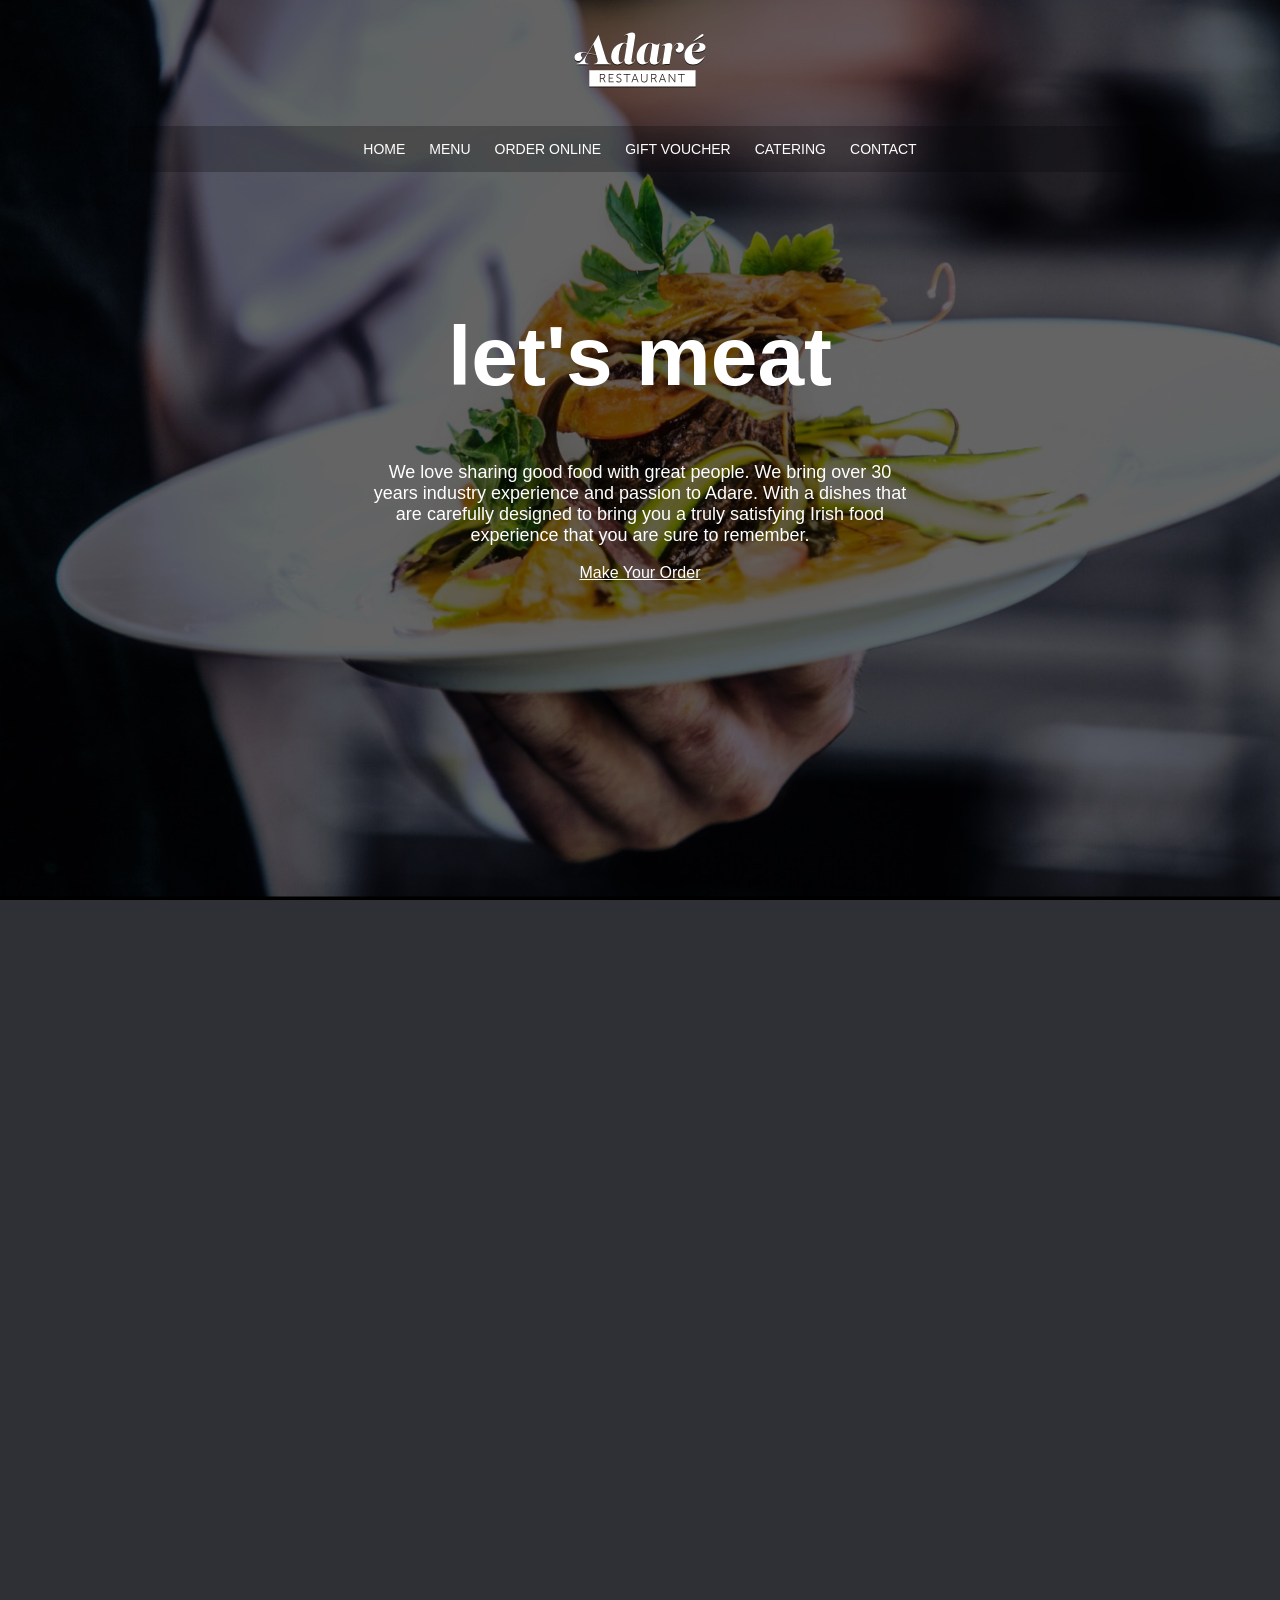
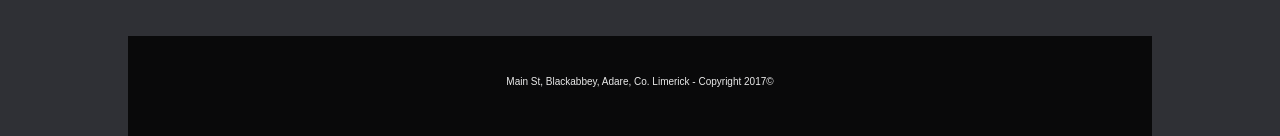
<file: index.html>
<!DOCTYPE html>
<html lang="en">
<head>
    <meta charset="UTF-8">
    <meta name="viewport" content="width=device-width, initial-scale=1.0">
    <title>Adare Restaurant</title>
    <link rel="stylesheet" href="style.css">

</head>

<body>
    <div class="container">
        <header>
            <img src="images/logo-adare-restaurant.png" alt="Logo for Adare Restuarant">
        </header>

        <nav>
            <a href="#">HOME</a>
            <a href="#">MENU</a>
            <a href="#">ORDER ONLINE</a>
            <a href="#">GIFT VOUCHER</a>
            <a href="#" target="_blank">CATERING</a>
            <a href="https://whatsapp.com/channel/0029VbCfDtK2f3ECOffvHd0v" target="_blank">CONTACT</a>
        </nav>

        <main>
            <h1>let's meat</h1>
            <p>We love sharing good food with great people. We bring over 30 years industry experience and passion to Adare. With a dishes that are carefully designed to bring you a truly satisfying Irish food experience that you are sure to remember.</p>
            <a href="https://wa.me/08146274017" target="_blank">Make Your Order</a>
        </main>

        <section class="map">
            <iframe src="https://www.google.com/maps/embed?pb=!1m18!1m12!1m3!1d3964.435686909992!2d3.1977204116427793!3d6.466360623795451!2m3!1f0!2f0!3f0!3m2!1i1024!2i768!4f13.1!3m3!1m2!1s0x103b8696500590b1%3A0xf27b47e41fad6dab!2sLagos%20State%20University!5e0!3m2!1sen!2sng!4v1777949328595!5m2!1sen!2sng" width="1024" height="500" style="border:0;" allowfullscreen="" loading="lazy" referrerpolicy="no-referrer-when-downgrade">
            </iframe>
        </section>
        <footer>
            <p>Main St, Blackabbey, Adare, Co. Limerick - Copyright 2017©</p>
        </footer>
    </div>
</body>
</html>
</file>
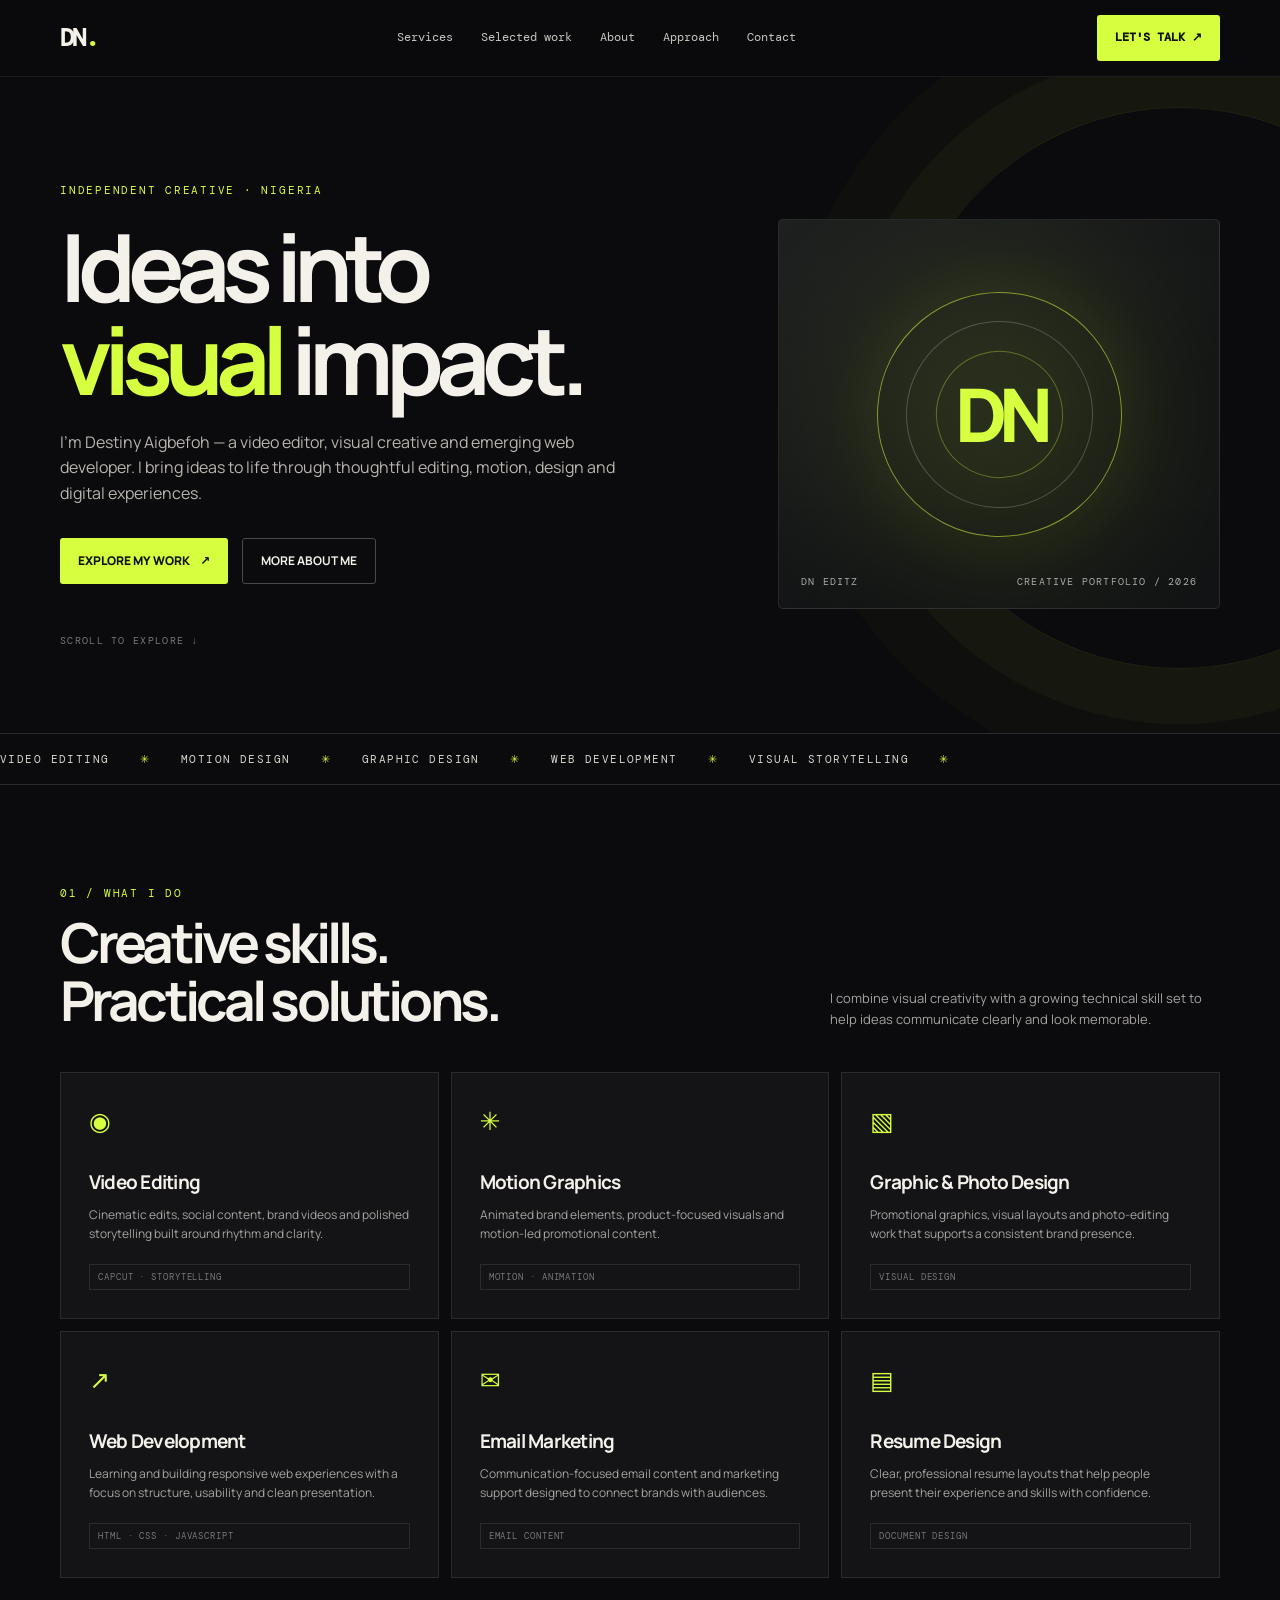
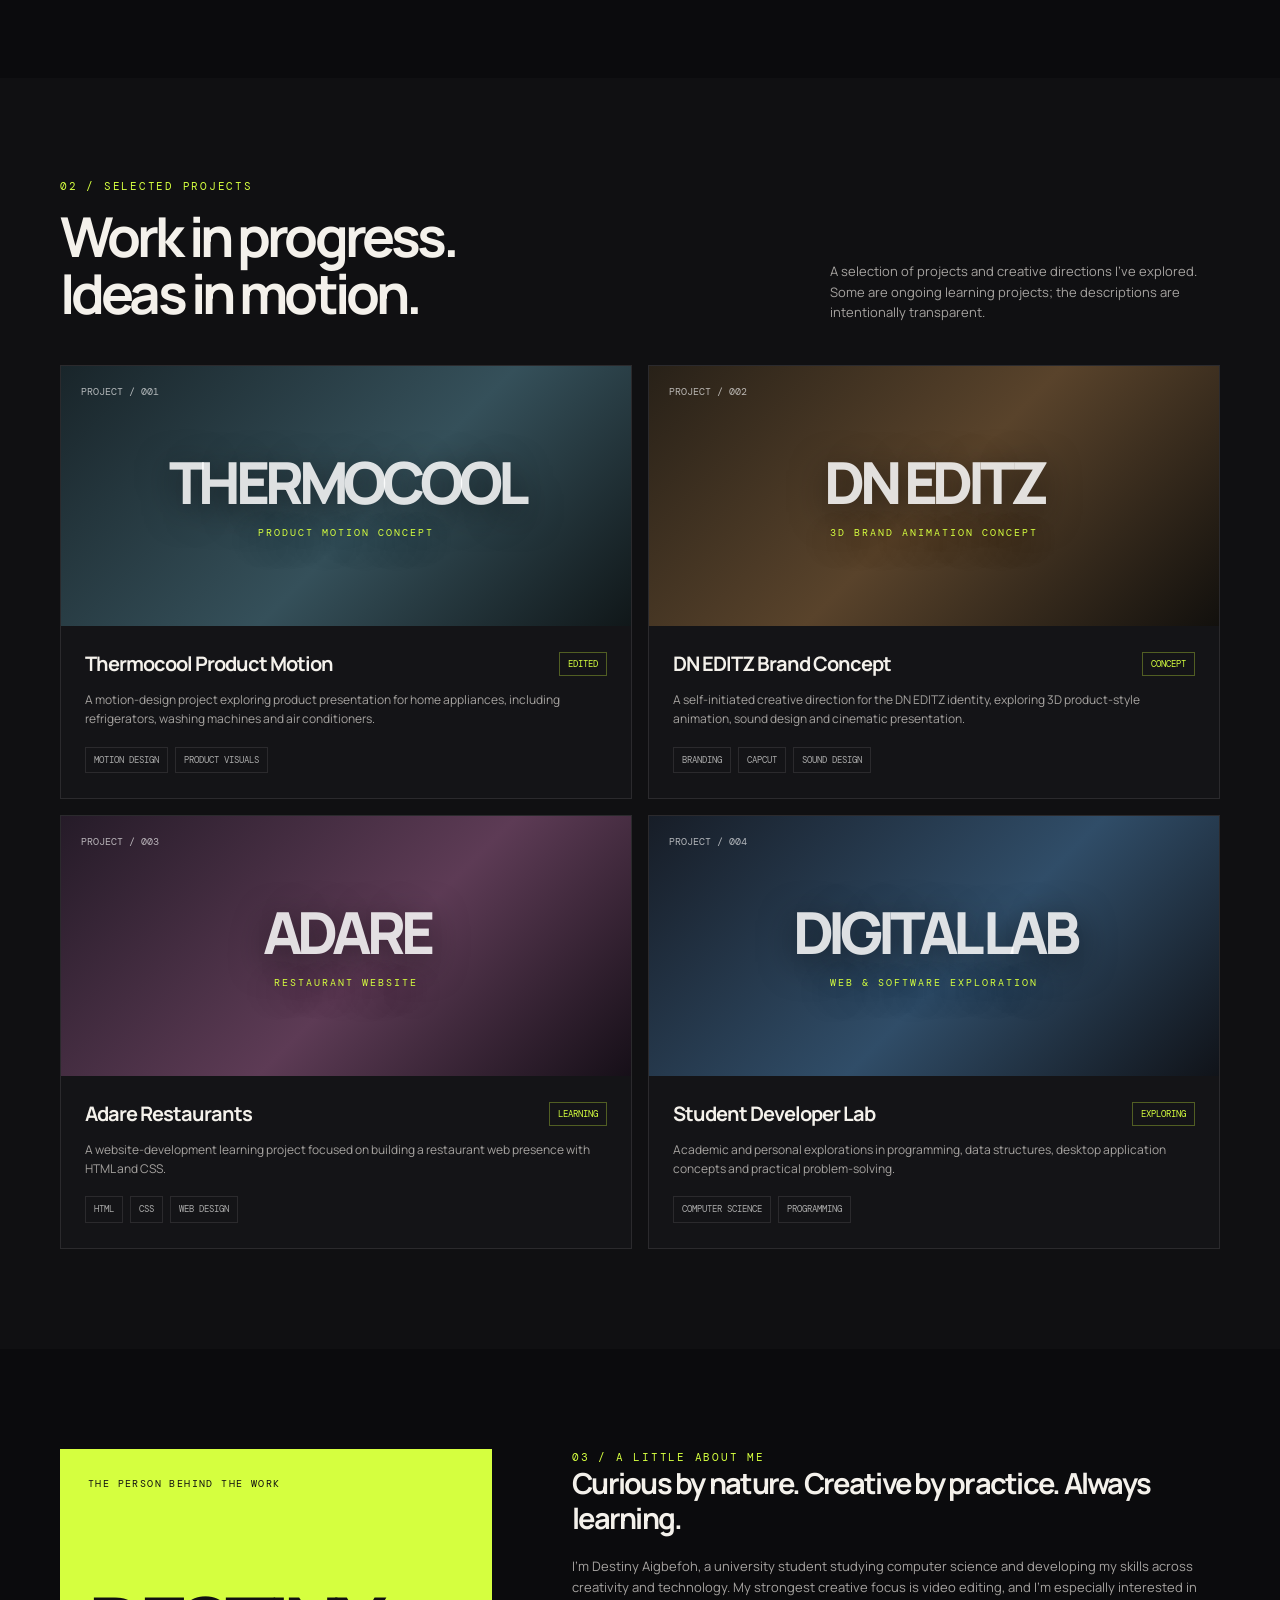
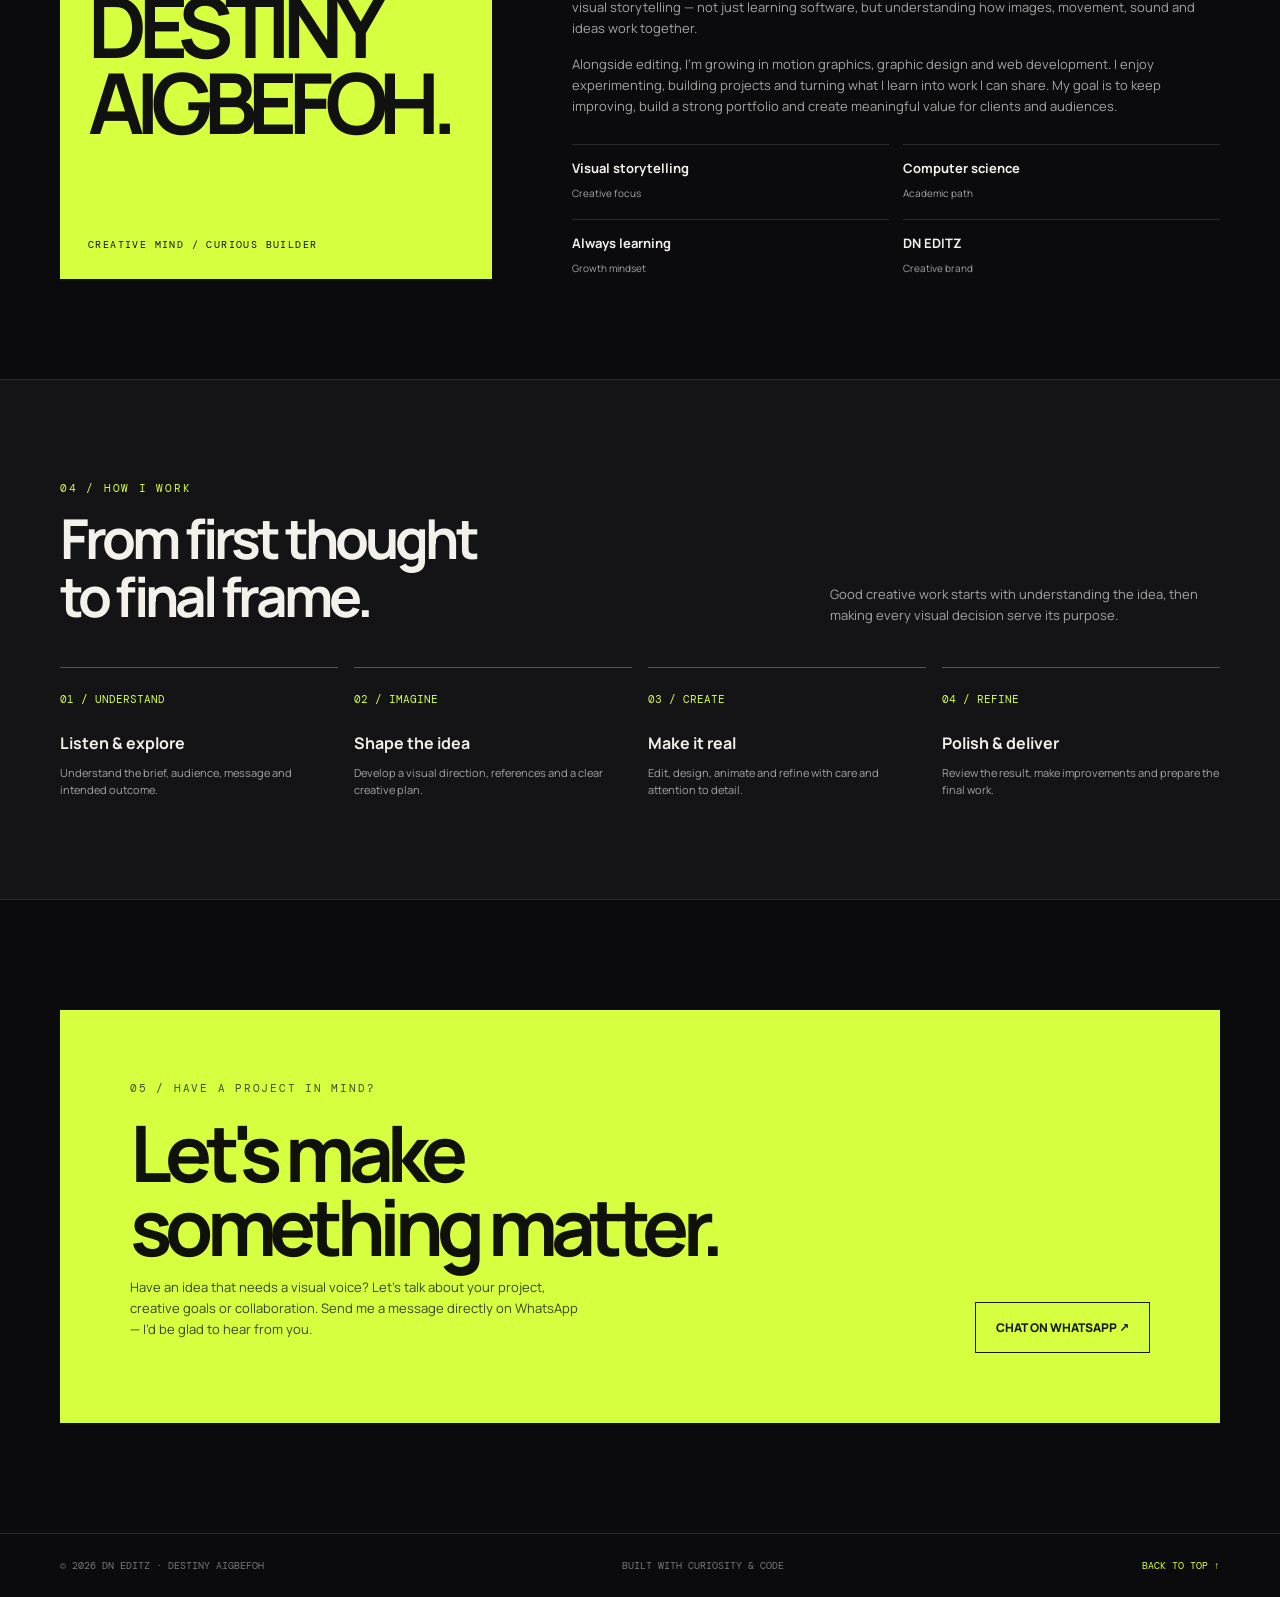
<file: portfolio/index.html>
<!doctype html>
<html lang="en">
<head>
  <meta charset="utf-8">
  <meta name="viewport" content="width=device-width, initial-scale=1">
  <meta name="theme-color" content="#0b0b0d">
  <meta name="description" content="DN EDITZ — portfolio of Destiny Aigbefoh, creative visual storyteller, video editor, designer and web development learner.">
  <title>DN EDITZ — Creative Portfolio</title>
  <link rel="preconnect" href="https://fonts.googleapis.com">
  <link rel="preconnect" href="https://fonts.gstatic.com" crossorigin>
  <link href="https://fonts.googleapis.com/css2?family=DM+Mono:wght@400;500&family=Manrope:wght@400;500;600;700;800&display=swap" rel="stylesheet">
  <style>
    :root{--bg:#0b0b0d;--panel:#141417;--panel2:#1b1b20;--text:#f4f1eb;--muted:#a6a3a0;--line:#2b2a2d;--accent:#d5ff3f;--orange:#ff754a;--max:1160px}
    *{box-sizing:border-box}html{scroll-behavior:smooth;scroll-padding-top:88px}body{margin:0;background:var(--bg);color:var(--text);font-family:Manrope,system-ui,sans-serif;line-height:1.6}a{color:inherit;text-decoration:none}button{font:inherit}.wrap{width:min(var(--max),calc(100% - 44px));margin:auto}.mono,.eyebrow,.nav a,.tag,.project-no{font-family:"DM Mono",monospace}.eyebrow{font-size:11px;letter-spacing:.16em;text-transform:uppercase;color:var(--accent)}.muted{color:var(--muted)}.topbar{position:sticky;top:0;z-index:20;background:#0b0b0deF;backdrop-filter:blur(16px);border-bottom:1px solid #ffffff12}.nav{height:76px;display:flex;align-items:center;justify-content:space-between}.brand{font-weight:800;letter-spacing:-.07em;font-size:24px}.brand span{color:var(--accent)}.navlinks{display:flex;gap:28px;align-items:center}.navlinks a{font-size:12px;color:#c9c6c1}.navlinks a:hover{color:var(--accent)}.nav-cta,.btn{display:inline-flex;align-items:center;justify-content:center;gap:10px;padding:13px 18px;border-radius:3px;background:var(--accent);color:#10110b;font-size:12px;font-weight:800;transition:.2s}.nav-cta:hover,.btn:hover{transform:translateY(-3px);box-shadow:0 10px 30px #d5ff3f22}.menu{display:none;background:none;color:var(--text);border:1px solid var(--line);padding:8px 11px}
    .hero{padding:105px 0 86px;position:relative;overflow:hidden}.hero:after{content:"";position:absolute;width:560px;height:560px;border:1px solid #d5ff3f18;border-radius:50%;right:-180px;top:30px;box-shadow:0 0 0 55px #d5ff3f08,0 0 0 110px #d5ff3f05;pointer-events:none}.hero-grid{display:grid;grid-template-columns:1.2fr .8fr;gap:55px;align-items:center;position:relative;z-index:1}.hero h1{font-size:clamp(48px,8vw,94px);line-height:.99;letter-spacing:-.085em;margin:20px 0 24px;max-width:760px}.hero h1 em{font-style:normal;color:var(--accent)}.hero-copy{max-width:590px;color:#b8b4ae;font-size:16px}.hero-actions{display:flex;gap:14px;align-items:center;margin-top:32px;flex-wrap:wrap}.btn-ghost{border:1px solid #4a4949;color:var(--text);padding:12px 18px;border-radius:3px;font-size:12px;font-weight:700}.btn-ghost:hover{border-color:var(--accent);color:var(--accent)}.hero-art{min-height:390px;background:linear-gradient(145deg,#1e2020,#121315 65%);border:1px solid #ffffff17;border-radius:5px;position:relative;display:grid;place-items:center;overflow:hidden}.hero-art:before{content:"";position:absolute;width:280px;height:280px;border-radius:50%;background:var(--accent);filter:blur(90px);opacity:.14}.art-ring{width:245px;height:245px;border:1px solid #d5ff3f8a;border-radius:50%;display:grid;place-items:center;transform:rotate(-18deg);box-shadow:0 0 80px #d5ff3f12}.art-ring:before,.art-ring:after{content:"";position:absolute;border:1px solid #ffffff35;border-radius:50%;width:185px;height:185px}.art-ring:after{width:125px;height:125px;border-color:#d5ff3f55}.art-mark{font-size:74px;font-weight:800;letter-spacing:-.12em;color:var(--accent);transform:rotate(18deg)}.art-caption{position:absolute;bottom:20px;left:22px;right:22px;display:flex;justify-content:space-between;font:10px "DM Mono",monospace;color:#aaa;letter-spacing:.12em;text-transform:uppercase}.scroll-note{margin-top:50px;font:10px "DM Mono",monospace;color:#777;letter-spacing:.13em}
    .ticker{border-block:1px solid var(--line);padding:18px 0;overflow:hidden;color:#d8d5ce;font:11px "DM Mono",monospace;letter-spacing:.13em;text-transform:uppercase;white-space:nowrap}.ticker span{color:var(--accent);padding:0 22px}
    section{padding:100px 0}.section-head{display:flex;justify-content:space-between;align-items:end;gap:30px;margin-bottom:42px}.section-head h2{font-size:clamp(34px,5vw,55px);line-height:1.05;letter-spacing:-.07em;margin:12px 0 0}.section-head p{max-width:390px;color:var(--muted);font-size:13px;margin:0}.services{display:grid;grid-template-columns:repeat(3,1fr);gap:12px}.service{background:var(--panel);border:1px solid var(--line);padding:28px;min-height:220px;transition:.25s}.service:hover{border-color:#d5ff3f70;transform:translateY(-4px)}.service-icon{font-size:25px;color:var(--accent)}.service h3{font-size:19px;letter-spacing:-.04em;margin:26px 0 8px}.service p{font-size:12px;color:var(--muted);margin:0}.service .tag{font-size:9px;color:#777;margin-top:20px;display:block;letter-spacing:.1em}
    .work{background:#101012}.projects{display:grid;grid-template-columns:repeat(2,1fr);gap:16px}.project{border:1px solid var(--line);background:var(--panel);overflow:hidden}.project-visual{height:260px;position:relative;display:flex;align-items:center;justify-content:center;overflow:hidden}.project-visual.thermo{background:linear-gradient(135deg,#19252a,#35505a 55%,#101719)}.project-visual.dn{background:linear-gradient(135deg,#282118,#59432b 50%,#12100d)}.project-visual.adare{background:linear-gradient(135deg,#251b28,#5d3b55 55%,#160f18)}.project-visual.motion{background:linear-gradient(135deg,#171d27,#304d68 55%,#101319)}.visual-word{font-size:clamp(30px,5vw,58px);font-weight:800;letter-spacing:-.09em;text-align:center;line-height:1;color:#ffffffd9;text-shadow:0 8px 35px #0008}.visual-word small{display:block;font:10px "DM Mono",monospace;letter-spacing:.2em;margin-top:15px;color:var(--accent)}.project-no{position:absolute;top:18px;left:20px;font-size:10px;color:#ffffffa8}.project-body{padding:22px 24px 25px}.project-top{display:flex;justify-content:space-between;gap:12px;align-items:center}.project h3{font-size:20px;letter-spacing:-.05em;margin:0}.status{font:9px "DM Mono",monospace;color:var(--accent);border:1px solid #d5ff3f50;padding:5px 8px;text-transform:uppercase}.project-body p{color:var(--muted);font-size:12px;margin:10px 0 18px}.project-tags{display:flex;gap:7px;flex-wrap:wrap}.tag{font-size:9px;color:#aaa;border:1px solid var(--line);padding:5px 8px}
    .about-grid{display:grid;grid-template-columns:.8fr 1.2fr;gap:80px}.about-stamp{background:var(--accent);color:#111;min-height:320px;padding:28px;display:flex;flex-direction:column;justify-content:space-between}.about-stamp strong{font-size:clamp(48px,7vw,84px);letter-spacing:-.1em;line-height:.9}.about-stamp span{font:10px "DM Mono",monospace;letter-spacing:.14em}.about-copy h3{font-size:29px;line-height:1.2;letter-spacing:-.06em;margin:0 0 20px}.about-copy p{font-size:13px;color:var(--muted);margin:0 0 15px}.facts{display:grid;grid-template-columns:repeat(2,1fr);gap:14px;margin-top:28px}.fact{border-top:1px solid var(--line);padding-top:13px}.fact strong{display:block;font-size:13px}.fact span{font-size:10px;color:var(--muted)}
    .approach{background:var(--panel);border-block:1px solid var(--line)}.steps{display:grid;grid-template-columns:repeat(4,1fr);gap:16px}.step{border-top:1px solid #565550;padding-top:17px}.step b{font:11px "DM Mono",monospace;color:var(--accent)}.step h3{font-size:16px;margin:20px 0 7px}.step p{font-size:11px;color:var(--muted);margin:0}
    .contact{padding:110px 0}.contact-panel{background:var(--accent);color:#10110b;padding:clamp(28px,6vw,70px);display:flex;justify-content:space-between;gap:35px;align-items:end}.contact-panel .eyebrow{color:#444d20}.contact-panel h2{font-size:clamp(42px,7vw,78px);line-height:.95;letter-spacing:-.085em;margin:18px 0 14px}.contact-panel p{font-size:13px;max-width:450px;color:#3d4328}.contact-link{display:inline-flex;white-space:nowrap;padding:15px 20px;border:1px solid #171a0d;color:#171a0d;font-size:12px;font-weight:800}.contact-link:hover{background:#171a0d;color:var(--accent)}
    footer{border-top:1px solid var(--line);padding:25px 0;color:#777;font:10px "DM Mono",monospace}.footer-inner{display:flex;justify-content:space-between;gap:20px;flex-wrap:wrap}.footer-inner a{color:var(--accent)}
    .reveal{opacity:0;transform:translateY(18px);transition:opacity .65s ease,transform .65s ease}.reveal.visible{opacity:1;transform:none}
    @media(max-width:800px){.hero-grid{grid-template-columns:1fr}.hero-art{min-height:300px}.hero{padding-top:75px}.services{grid-template-columns:repeat(2,1fr)}.about-grid{grid-template-columns:1fr;gap:35px}.about-stamp{min-height:220px}.steps{grid-template-columns:repeat(2,1fr)}.contact-panel{align-items:flex-start;flex-direction:column}.section-head{align-items:flex-start;flex-direction:column}}
    @media(max-width:560px){.wrap{width:min(var(--max),calc(100% - 30px))}.nav{height:66px}.navlinks{display:none;position:absolute;top:66px;left:0;right:0;background:#111114;padding:22px;flex-direction:column;align-items:flex-start;border-bottom:1px solid var(--line)}.navlinks.open{display:flex}.menu{display:block}.nav-cta{display:none}.hero h1{font-size:53px}.hero-art{min-height:260px}.services,.projects{grid-template-columns:1fr}.project-visual{height:220px}.steps{grid-template-columns:1fr 1fr}section{padding:75px 0}.facts{grid-template-columns:1fr 1fr}}
    @media(prefers-reduced-motion:reduce){html{scroll-behavior:auto}.reveal{opacity:1;transform:none;transition:none}*{animation:none!important;transition:none!important}}
  </style>
</head>
<body>
  <header class="topbar">
    <div class="wrap nav">
      <a class="brand" href="#home" aria-label="DN EDITZ home">DN<span>.</span></a>
      <nav class="navlinks" id="navlinks" aria-label="Main navigation">
        <a href="#services">Services</a><a href="#work">Selected work</a><a href="#about">About</a><a href="#approach">Approach</a><a href="#contact">Contact</a>
      </nav>
      <a class="nav-cta" href="#contact">LET'S TALK ↗</a>
      <button class="menu" id="menu" aria-label="Toggle navigation" aria-expanded="false">MENU</button>
    </div>
  </header>
  <main>
    <section class="hero" id="home">
      <div class="wrap">
        <div class="hero-grid">
          <div>
            <div class="eyebrow">Independent creative · Nigeria</div>
            <h1>Ideas into<br><em>visual</em> impact.</h1>
            <p class="hero-copy">I'm Destiny Aigbefoh — a video editor, visual creative and emerging web developer. I bring ideas to life through thoughtful editing, motion, design and digital experiences.</p>
            <div class="hero-actions"><a class="btn" href="#work">EXPLORE MY WORK <span>↗</span></a><a class="btn-ghost" href="#about">MORE ABOUT ME</a></div>
            <div class="scroll-note">SCROLL TO EXPLORE ↓</div>
          </div>
          <div class="hero-art" aria-label="DN EDITZ monogram artwork">
            <div class="art-ring"><div class="art-mark">DN</div></div>
            <div class="art-caption"><span>DN EDITZ</span><span>Creative portfolio / 2026</span></div>
          </div>
        </div>
      </div>
    </section>
    <div class="ticker">VIDEO EDITING <span>✳</span> MOTION DESIGN <span>✳</span> GRAPHIC DESIGN <span>✳</span> WEB DEVELOPMENT <span>✳</span> VISUAL STORYTELLING <span>✳</span></div>
    <section id="services">
      <div class="wrap">
        <div class="section-head reveal"><div><div class="eyebrow">01 / What I do</div><h2>Creative skills.<br>Practical solutions.</h2></div><p>I combine visual creativity with a growing technical skill set to help ideas communicate clearly and look memorable.</p></div>
        <div class="services">
          <article class="service reveal"><div class="service-icon">◉</div><h3>Video Editing</h3><p>Cinematic edits, social content, brand videos and polished storytelling built around rhythm and clarity.</p><span class="tag">CAPCUT · STORYTELLING</span></article>
          <article class="service reveal"><div class="service-icon">✳</div><h3>Motion Graphics</h3><p>Animated brand elements, product-focused visuals and motion-led promotional content.</p><span class="tag">MOTION · ANIMATION</span></article>
          <article class="service reveal"><div class="service-icon">▧</div><h3>Graphic & Photo Design</h3><p>Promotional graphics, visual layouts and photo-editing work that supports a consistent brand presence.</p><span class="tag">VISUAL DESIGN</span></article>
          <article class="service reveal"><div class="service-icon">↗</div><h3>Web Development</h3><p>Learning and building responsive web experiences with a focus on structure, usability and clean presentation.</p><span class="tag">HTML · CSS · JAVASCRIPT</span></article>
          <article class="service reveal"><div class="service-icon">✉</div><h3>Email Marketing</h3><p>Communication-focused email content and marketing support designed to connect brands with audiences.</p><span class="tag">EMAIL CONTENT</span></article>
          <article class="service reveal"><div class="service-icon">▤</div><h3>Resume Design</h3><p>Clear, professional resume layouts that help people present their experience and skills with confidence.</p><span class="tag">DOCUMENT DESIGN</span></article>
        </div>
      </div>
    </section>
    <section class="work" id="work">
      <div class="wrap">
        <div class="section-head reveal"><div><div class="eyebrow">02 / Selected projects</div><h2>Work in progress.<br>Ideas in motion.</h2></div><p>A selection of projects and creative directions I've explored. Some are ongoing learning projects; the descriptions are intentionally transparent.</p></div>
        <div class="projects">
          <article class="project reveal"><div class="project-visual thermo"><span class="project-no">PROJECT / 001</span><div class="visual-word">THERMOCOOL<small>PRODUCT MOTION CONCEPT</small></div></div><div class="project-body"><div class="project-top"><h3>Thermocool Product Motion</h3><span class="status">EDITED</span></div><p>A motion-design project exploring product presentation for home appliances, including refrigerators, washing machines and air conditioners.</p><div class="project-tags"><span class="tag">MOTION DESIGN</span><span class="tag">PRODUCT VISUALS</span></div></div></article>
          <article class="project reveal"><div class="project-visual dn"><span class="project-no">PROJECT / 002</span><div class="visual-word">DN EDITZ<small>3D BRAND ANIMATION CONCEPT</small></div></div><div class="project-body"><div class="project-top"><h3>DN EDITZ Brand Concept</h3><span class="status">CONCEPT</span></div><p>A self-initiated creative direction for the DN EDITZ identity, exploring 3D product-style animation, sound design and cinematic presentation.</p><div class="project-tags"><span class="tag">BRANDING</span><span class="tag">CAPCUT</span><span class="tag">SOUND DESIGN</span></div></div></article>
          <article class="project reveal"><div class="project-visual adare"><span class="project-no">PROJECT / 003</span><div class="visual-word">ADARE<small>RESTAURANT WEBSITE</small></div></div><div class="project-body"><div class="project-top"><h3>Adare Restaurants</h3><span class="status">LEARNING</span></div><p>A website-development learning project focused on building a restaurant web presence with HTML and CSS.</p><div class="project-tags"><span class="tag">HTML</span><span class="tag">CSS</span><span class="tag">WEB DESIGN</span></div></div></article>
          <article class="project reveal"><div class="project-visual motion"><span class="project-no">PROJECT / 004</span><div class="visual-word">DIGITAL LAB<small>WEB & SOFTWARE EXPLORATION</small></div></div><div class="project-body"><div class="project-top"><h3>Student Developer Lab</h3><span class="status">EXPLORING</span></div><p>Academic and personal explorations in programming, data structures, desktop application concepts and practical problem-solving.</p><div class="project-tags"><span class="tag">COMPUTER SCIENCE</span><span class="tag">PROGRAMMING</span></div></div></article>
        </div>
      </div>
    </section>
    <section id="about">
      <div class="wrap about-grid">
        <div class="about-stamp reveal"><span>THE PERSON BEHIND THE WORK</span><strong>DESTINY<br>AIGBEFOH.</strong><span>CREATIVE MIND / CURIOUS BUILDER</span></div>
        <div class="about-copy reveal"><div class="eyebrow">03 / A little about me</div><h3>Curious by nature. Creative by practice. Always learning.</h3><p>I'm Destiny Aigbefoh, a university student studying computer science and developing my skills across creativity and technology. My strongest creative focus is video editing, and I'm especially interested in visual storytelling — not just learning software, but understanding how images, movement, sound and ideas work together.</p><p>Alongside editing, I'm growing in motion graphics, graphic design and web development. I enjoy experimenting, building projects and turning what I learn into work I can share. My goal is to keep improving, build a strong portfolio and create meaningful value for clients and audiences.</p><div class="facts"><div class="fact"><strong>Visual storytelling</strong><span>Creative focus</span></div><div class="fact"><strong>Computer science</strong><span>Academic path</span></div><div class="fact"><strong>Always learning</strong><span>Growth mindset</span></div><div class="fact"><strong>DN EDITZ</strong><span>Creative brand</span></div></div></div>
      </div>
    </section>
    <section class="approach" id="approach">
      <div class="wrap">
        <div class="section-head reveal"><div><div class="eyebrow">04 / How I work</div><h2>From first thought<br>to final frame.</h2></div><p>Good creative work starts with understanding the idea, then making every visual decision serve its purpose.</p></div>
        <div class="steps">
          <div class="step reveal"><b>01 / UNDERSTAND</b><h3>Listen & explore</h3><p>Understand the brief, audience, message and intended outcome.</p></div>
          <div class="step reveal"><b>02 / IMAGINE</b><h3>Shape the idea</h3><p>Develop a visual direction, references and a clear creative plan.</p></div>
          <div class="step reveal"><b>03 / CREATE</b><h3>Make it real</h3><p>Edit, design, animate and refine with care and attention to detail.</p></div>
          <div class="step reveal"><b>04 / REFINE</b><h3>Polish & deliver</h3><p>Review the result, make improvements and prepare the final work.</p></div>
        </div>
      </div>
    </section>
    <section class="contact" id="contact">
      <div class="wrap">
        <div class="contact-panel reveal"><div><div class="eyebrow">05 / Have a project in mind?</div><h2>Let's make<br>something matter.</h2><p>Have an idea that needs a visual voice? Let’s talk about your project, creative goals or collaboration. Send me a message directly on WhatsApp — I’d be glad to hear from you.</p></div><a class="contact-link" href="https://wa.me/2348146274017" target="_blank" rel="noopener noreferrer">CHAT ON WHATSAPP ↗</a></div>
      </div>
    </section>
  </main>
  <footer><div class="wrap footer-inner"><span>© <span id="year"></span> DN EDITZ · DESTINY AIGBEFOH</span><span>BUILT WITH CURIOSITY & CODE</span><a href="#home">BACK TO TOP ↑</a></div></footer>
  <script>
    const menu = document.getElementById('menu');
    const nav = document.getElementById('navlinks');
    menu.addEventListener('click', () => {
      const open = nav.classList.toggle('open');
      menu.setAttribute('aria-expanded', String(open));
    });
    nav.querySelectorAll('a').forEach(link => link.addEventListener('click', () => {
      nav.classList.remove('open');
      menu.setAttribute('aria-expanded', 'false');
    }));
    document.getElementById('year').textContent = new Date().getFullYear();
    const observer = new IntersectionObserver(entries => {
      entries.forEach(entry => {
        if (entry.isIntersecting) {
          entry.target.classList.add('visible');
          observer.unobserve(entry.target);
        }
      });
    }, {threshold: 0.12});
    document.querySelectorAll('.reveal').forEach(el => observer.observe(el));
  </script>
</body>
</html>
</file>
<file: style.css>
html {
    height: 100%;
}


body {
    background-color: #2f3035;
    background-image: url(images/background-adare-restaurant.jpg);
    background-size: cover;
    background-repeat: no-repeat;
    background-position: center;
}


.container {
    margin-left: auto;
    margin-right: auto;
    width: 1024px;
}

header {
    height: 118px;
    text-align: center;
}

nav {
    background-color: rgba(0, 0, 0, 0.251);
    text-align: center;
    padding-top: 14px;
    padding-bottom: 14px;
}

main {
    height: 400px;
    text-align: center;
    padding: 80px;
    padding-left: 240px;
    padding-right: 240px;
}

footer {
    background-color: rgba(0, 0, 0, 0.815);
    height: 100px;
}

.container {
    margin-left: auto;
    margin-right: auto;
    width: 1024px;
}

h1 {
    font-size: 84px;
    color: white;
    font-family: Arial, Helvetica, sans-serif;
}

p {
    font-size: 18px;
    color: white;
    font-family: Arial, Helvetica, sans-serif;
}

a {
    color: white;
    font-family: Arial, Helvetica, sans-serif;
}

nav a {
    text-decoration: none;
    font-size: 14px;
    padding-left: 10px;
    padding-right: 10px;
}

footer p {
    font-size: 10px;
    color: rgb(234, 234, 234);
    font-family: Arial, Helvetica, sans-serif;
    padding-top: 40px;
    text-align: center;
    margin-bottom: 400px;
}

.map {
    padding-bottom: 100px;
    margin-bottom: 300px;
}
</file>
